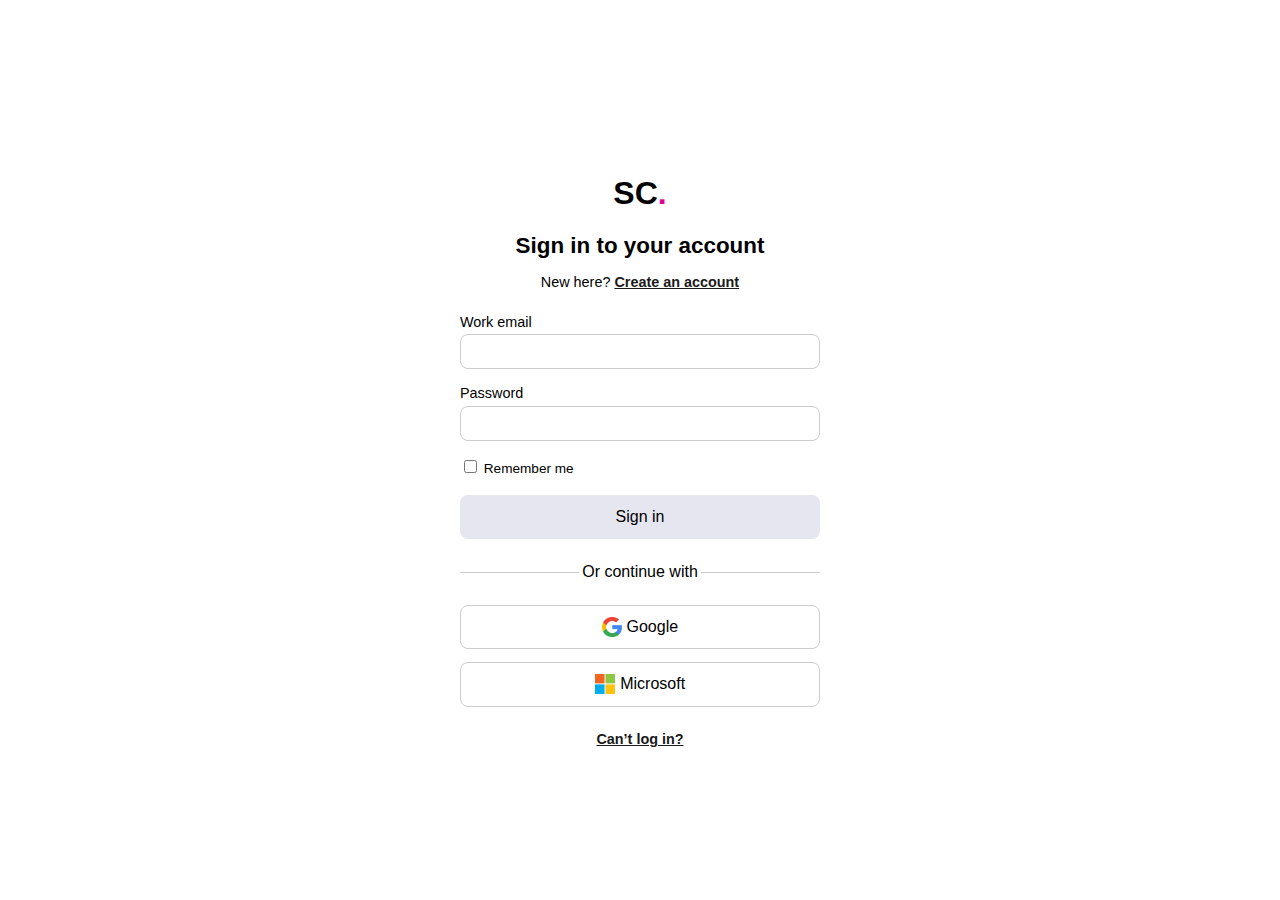
<file: index.html>
<!DOCTYPE html>
<html lang="en">
<head>
  <meta charset="UTF-8" />
  <meta name="viewport" content="width=device-width, initial-scale=1.0"/>
  <title>Login | SC</title>
  <link rel="stylesheet" href="style.css" />
</head>
<body>
  <div class="login-container">
    <h1 class="logo">SC<span class="dot">.</span></h1>
    <h2>Sign in to your account</h2>
    <p class="new-here">New here? <a href="signup.html"><b>Create an account</b></a></p>

    <div class="form-wrapper">
      <form id="loginForm">
        <label for="email">Work email</label>
        <input type="email" id="email" name="email" required class="sm-input" />

        <label for="password">Password</label>
        <input type="password" id="password" name="password" required class="sm-input" />

        <label class="remember">
          <input type="checkbox" /> Remember me
        </label>

        <button type="submit" class="submit-btn">Sign in</button>
      </form>

      <div class="divider">Or continue with</div>

      <div class="social-login">
        <button class="google-btn">
          <img src="google-logo.png" alt="Google" height="20" class="btn-icon"> Google
        </button>
        <button class="microsoft-btn">
          <img src="ms-logo.png" alt="Microsoft" height="20" class="btn-icon"> Microsoft
        </button>
      </div>
    </div>

    <a href="#" class="help-link"><b>Can’t log in?</b></a>
  </div>

  <script src="script.js"></script>
</body>
</html>
</file>
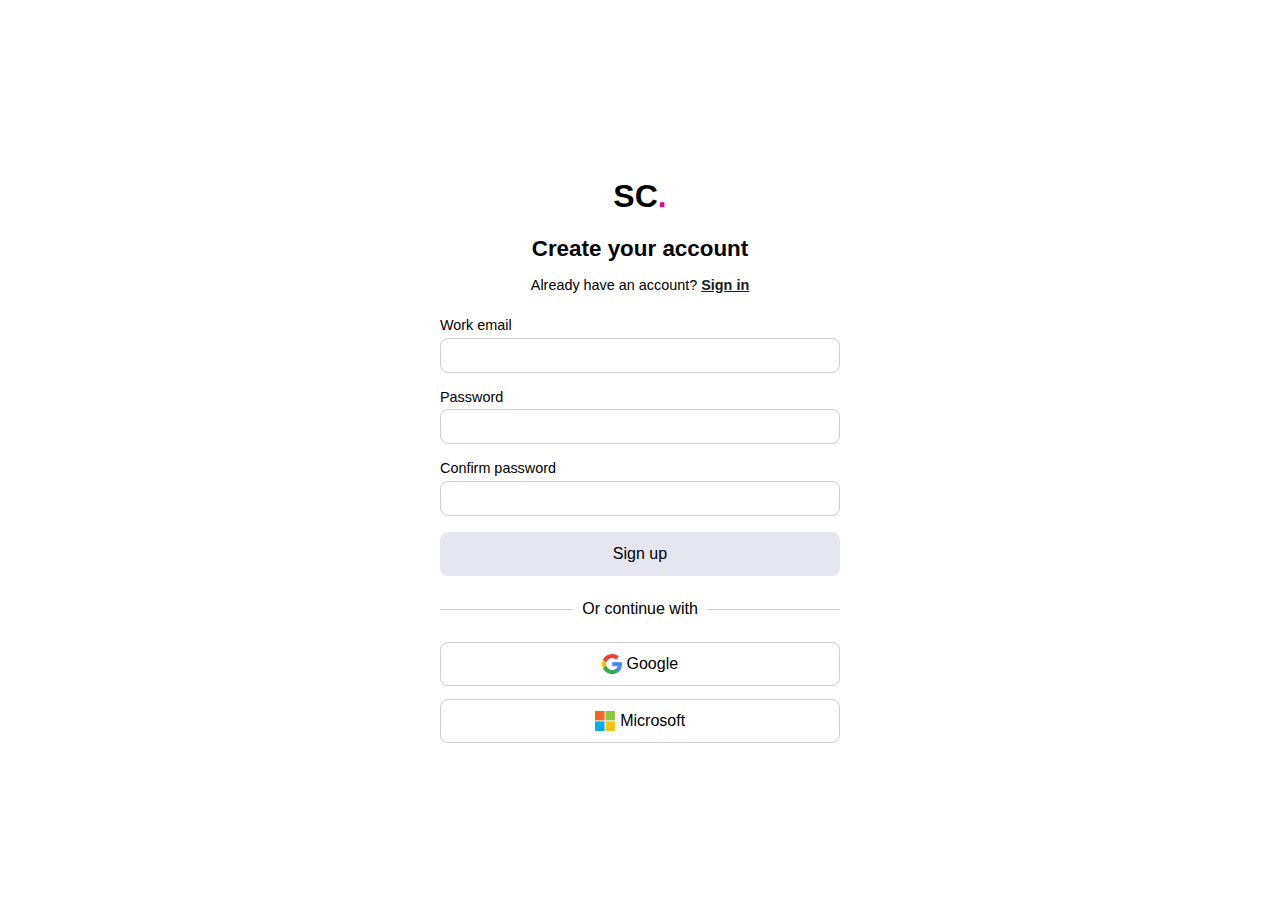
<file: signup.html>
<!DOCTYPE html>
<html lang="en">
<head>
  <meta charset="UTF-8" />
  <meta name="viewport" content="width=device-width, initial-scale=1.0"/>
  <title>SC | Signup</title>
  <link rel="stylesheet" href="style.css" />
</head>
<body>
  <div class="login-container">
    <h1 class="logo">SC<span class="dot">.</span></h1>
    <h2>Create your account</h2>
    <p class="new-here">Already have an account? <a href="index.html"><b>Sign in</b></a></p>

    <form id="signupForm">
    <label for="work-email">Work email</label>
    <input type="email" id="work-email" name="email" required />

    <label for="password">Password</label>
    <input type="password" id="password" name="password" required />

    <label for="confirm-password">Confirm password</label>
    <input type="password" id="confirm-password" name="confirm-password" required />

    <button type="submit" class="submit-btn pink">Sign up</button>
    </form>


    <div class="divider">Or continue with</div>

    <div class="social-login">
      <button class="google-btn">
        <img src="google-logo.png" alt="Google" height="20" class="btn-icon"> Google
      </button>
      <button class="microsoft-btn">
        <img src="ms-logo.png" alt="Microsoft" height="20" class="btn-icon"> Microsoft
      </button>
    </div>
  </div>

  <script src="script.js"></script>
</body>
</html>
</file>
<file: style.css>
body {
  margin: 0;
  font-family: "Segoe UI", sans-serif;
  background: #fff;
  display: flex;
  justify-content: center;
  align-items: center;
  height: 100vh;
}

.login-container {
  width: 100%;
  max-width: 400px;
  padding: 2rem;
}

.logo {
  text-align: center;
  font-weight: 800;
  font-size: 2rem;
}
.logo .dot {
  color: #e10098;
}

h2 {
  text-align: center;
  font-size: 1.4rem;
  margin-bottom: 0.5rem;
}

.new-here {
  text-align: center;
  font-size: 0.9rem;
  margin-bottom: 1.5rem;
}
.new-here a,
.help-link {
  color: #1a1a1a;
  text-decoration: underline;
}

.form-wrapper {
  width: 100%;
  max-width: 360px;
  margin: 0 auto;
}

form {
  display: flex;
  flex-direction: column;
}

label {
  font-size: 0.9rem;
  margin-bottom: 0.3rem;
}

input[type="email"],
input[type="password"] {
  padding: 0.5rem;
  font-size: 0.95rem;
  border: 1px solid #ccc;
  border-radius: 8px;
  margin-bottom: 1rem;
  width: 100%;
  box-sizing: border-box;
}

.remember {
  font-size: 0.85rem;
  margin-bottom: 1.2rem;
}

.submit-btn {
  background-color: #e6e6f0;
  color: #000;
  padding: 0.8rem;
  border: none;
  border-radius: 8px;
  cursor: pointer;
  transition: background 0.3s;
  font-size: 1rem;
  width: 100%;
}

.submit-btn:hover {
  background-color: #d0d0e0;
}

.divider {
  text-align: center;
  margin: 1.5rem 0;
  position: relative;
}
.divider::before,
.divider::after {
  content: "";
  height: 1px;
  width: 33%;
  background: #ccc;
  position: absolute;
  top: 50%;
}
.divider::before {
  left: 0;
}
.divider::after {
  right: 0;
}

.social-login {
  display: flex;
  flex-direction: column;
  gap: 0.8rem;
}

.google-btn,
.microsoft-btn {
  padding: 0.7rem;
  font-size: 1rem;
  border-radius: 8px;
  border: 1px solid #ccc;
  background-color: #fff;
  cursor: pointer;
  transition: all 0.3s ease;
  display: flex;
  align-items: center;
  justify-content: center;
  width: 100%;
}

.btn-icon {
  margin-right: 5px;
  vertical-align: middle;
}

.google-btn:hover,
.microsoft-btn:hover {
  background-color: #f1f1f1;
}

.help-link {
  display: block;
  text-align: center;
  margin-top: 1.5rem;
  font-size: 0.9rem;
}
</file>
